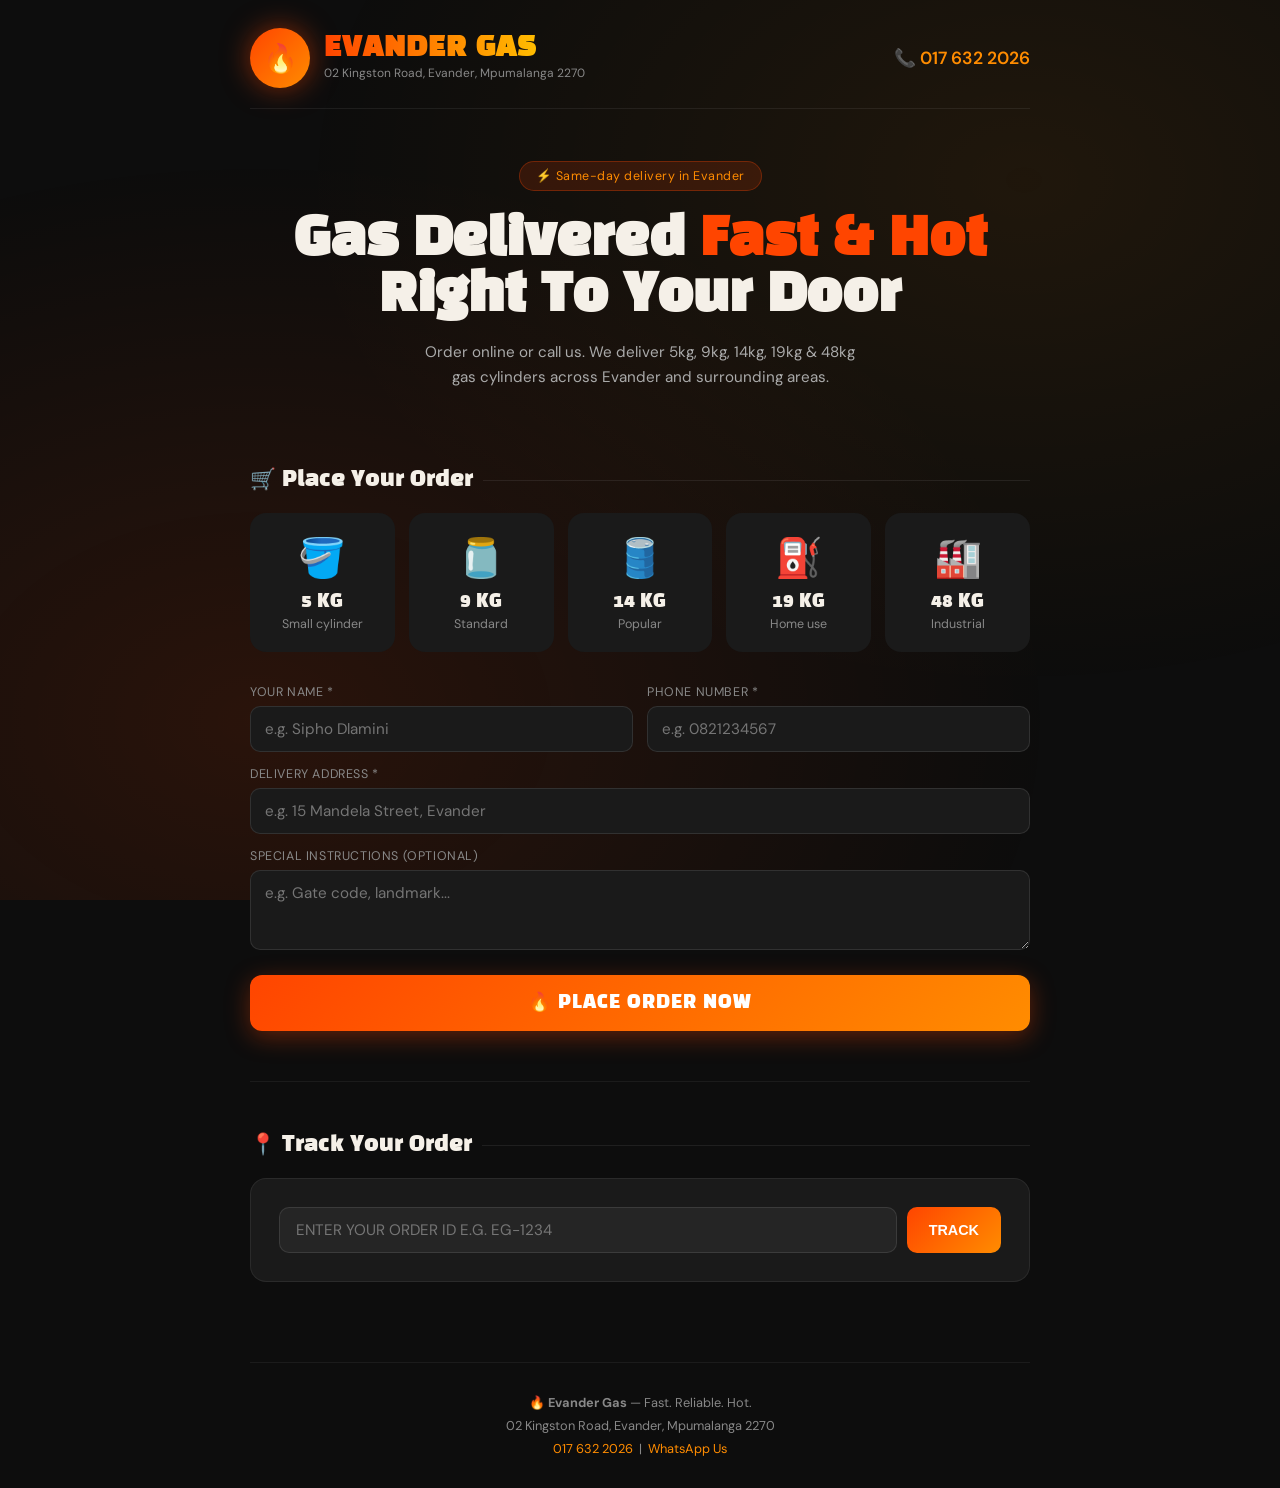
<file: index (1).html>
<!DOCTYPE html>
<html lang="en">
<head>
<meta charset="UTF-8">
<meta name="viewport" content="width=device-width, initial-scale=1.0">
<title>Evander Gas — Fast Delivery</title>
<link href="https://fonts.googleapis.com/css2?family=Black+Han+Sans&family=DM+Sans:wght@300;400;500;600&display=swap" rel="stylesheet">
<style>
  :root {
    --fire: #FF4500;
    --fire2: #FF8C00;
    --gold: #FFD700;
    --dark: #0D0D0D;
    --dark2: #1A1A1A;
    --dark3: #252525;
    --light: #F5F0E8;
    --muted: #888;
    --success: #22C55E;
    --radius: 16px;
  }
  * { margin: 0; padding: 0; box-sizing: border-box; }
  body {
    background: var(--dark);
    color: var(--light);
    font-family: 'DM Sans', sans-serif;
    min-height: 100vh;
    overflow-x: hidden;
  }
  body::before {
    content: '';
    position: fixed;
    inset: 0;
    background: 
      radial-gradient(ellipse at 20% 80%, rgba(255,69,0,0.12) 0%, transparent 55%),
      radial-gradient(ellipse at 80% 20%, rgba(255,140,0,0.08) 0%, transparent 50%);
    pointer-events: none;
    z-index: 0;
  }
  .container { max-width: 820px; margin: 0 auto; padding: 0 20px; position: relative; z-index: 1; }
  header { padding: 28px 0 20px; border-bottom: 1px solid rgba(255,255,255,0.07); }
  .header-inner { display: flex; align-items: center; justify-content: space-between; flex-wrap: wrap; gap: 14px; }
  .brand { display: flex; align-items: center; gap: 14px; }
  .logo-circle {
    width: 60px; height: 60px; border-radius: 50%;
    background: linear-gradient(135deg, var(--fire), var(--fire2));
    display: flex; align-items: center; justify-content: center;
    font-size: 28px; box-shadow: 0 0 28px rgba(255,69,0,0.5); flex-shrink: 0; overflow: hidden;
  }
  .logo-circle img { width: 100%; height: 100%; object-fit: cover; border-radius: 50%; }
  .brand-text h1 {
    font-family: 'Black Han Sans', sans-serif; font-size: 1.7rem; letter-spacing: 1px;
    background: linear-gradient(90deg, var(--fire), var(--gold));
    -webkit-background-clip: text; -webkit-text-fill-color: transparent; line-height: 1;
  }
  .brand-text p { font-size: 0.75rem; color: var(--muted); margin-top: 3px; }
  .header-contact a { color: var(--fire2); text-decoration: none; font-weight: 600; font-size: 1.1rem; display: flex; align-items: center; gap: 6px; }
  .header-contact a:hover { color: var(--gold); }
  .hero { padding: 52px 0 36px; text-align: center; }
  .hero-badge {
    display: inline-flex; align-items: center; gap: 7px;
    background: rgba(255,69,0,0.15); border: 1px solid rgba(255,69,0,0.3);
    border-radius: 99px; padding: 6px 16px; font-size: 0.78rem; color: var(--fire2);
    margin-bottom: 22px; letter-spacing: 0.5px;
  }
  .hero h2 { font-family: 'Black Han Sans', sans-serif; font-size: clamp(2rem, 6vw, 3.2rem); line-height: 1.1; margin-bottom: 14px; }
  .hero h2 span { color: var(--fire); }
  .hero p { color: #aaa; max-width: 440px; margin: 0 auto; line-height: 1.7; font-size: 0.95rem; }
  .section-title { font-family: 'Black Han Sans', sans-serif; font-size: 1.3rem; margin-bottom: 20px; display: flex; align-items: center; gap: 10px; }
  .section-title::after { content: ''; flex: 1; height: 1px; background: rgba(255,255,255,0.08); }
  .gas-grid { display: grid; grid-template-columns: repeat(auto-fill, minmax(140px, 1fr)); gap: 14px; margin-bottom: 32px; }
  .gas-card {
    background: var(--dark2); border: 2px solid transparent; border-radius: var(--radius);
    padding: 18px 12px; text-align: center; cursor: pointer; transition: all 0.25s ease;
    position: relative; user-select: none;
  }
  .gas-card:hover { border-color: rgba(255,69,0,0.4); transform: translateY(-2px); }
  .gas-card.selected { border-color: var(--fire); background: rgba(255,69,0,0.08); }
  .gas-card .tank-icon { font-size: 2.4rem; margin-bottom: 8px; display: block; }
  .gas-card .tank-size { font-family: 'Black Han Sans', sans-serif; font-size: 1.1rem; color: var(--light); }
  .gas-card .tank-price { font-size: 0.78rem; color: var(--muted); margin-top: 3px; }
  .qty-controls { display: none; align-items: center; justify-content: center; gap: 10px; margin-top: 10px; }
  .gas-card.selected .qty-controls { display: flex; }
  .qty-btn {
    width: 28px; height: 28px; border-radius: 50%; border: 1.5px solid var(--fire);
    background: transparent; color: var(--fire); font-size: 1.1rem; cursor: pointer;
    display: flex; align-items: center; justify-content: center; transition: all 0.15s; line-height: 1;
  }
  .qty-btn:hover { background: var(--fire); color: white; }
  .qty-num { font-weight: 700; font-size: 1rem; min-width: 20px; text-align: center; }
  .cart-summary { background: var(--dark3); border: 1px solid rgba(255,255,255,0.07); border-radius: var(--radius); padding: 18px 20px; margin-bottom: 24px; display: none; }
  .cart-summary.visible { display: block; }
  .cart-title { font-size: 0.8rem; color: var(--muted); text-transform: uppercase; letter-spacing: 1px; margin-bottom: 12px; }
  .cart-items { display: flex; flex-wrap: wrap; gap: 8px; }
  .cart-item-tag { background: rgba(255,69,0,0.12); border: 1px solid rgba(255,69,0,0.25); border-radius: 8px; padding: 5px 12px; font-size: 0.85rem; color: var(--fire2); font-weight: 600; }
  .order-form { display: flex; flex-direction: column; gap: 14px; }
  .form-row { display: grid; grid-template-columns: 1fr 1fr; gap: 14px; }
  @media(max-width: 520px) { .form-row { grid-template-columns: 1fr; } }
  .field label { display: block; font-size: 0.78rem; color: var(--muted); margin-bottom: 6px; text-transform: uppercase; letter-spacing: 0.6px; }
  .field input, .field textarea, .field select {
    width: 100%; background: var(--dark2); border: 1.5px solid rgba(255,255,255,0.1);
    border-radius: 10px; padding: 12px 14px; color: var(--light);
    font-family: 'DM Sans', sans-serif; font-size: 0.95rem; transition: border 0.2s; outline: none;
  }
  .field input:focus, .field textarea:focus, .field select:focus { border-color: var(--fire); }
  .field textarea { resize: vertical; min-height: 80px; }
  .btn-order {
    width: 100%; padding: 16px;
    background: linear-gradient(135deg, var(--fire), var(--fire2));
    border: none; border-radius: 12px; color: white;
    font-family: 'Black Han Sans', sans-serif; font-size: 1.15rem; letter-spacing: 1px;
    cursor: pointer; transition: all 0.25s; box-shadow: 0 6px 24px rgba(255,69,0,0.35);
    display: flex; align-items: center; justify-content: center; gap: 8px; margin-top: 6px;
  }
  .btn-order:hover { transform: translateY(-2px); box-shadow: 0 10px 32px rgba(255,69,0,0.5); }
  .track-section { padding: 40px 0; }
  .track-box { background: var(--dark2); border: 1px solid rgba(255,255,255,0.07); border-radius: var(--radius); padding: 28px; }
  .track-input-row { display: flex; gap: 10px; }
  .track-input-row input { flex: 1; background: var(--dark3); border: 1.5px solid rgba(255,255,255,0.1); border-radius: 10px; padding: 12px 16px; color: var(--light); font-family: 'DM Sans', sans-serif; font-size: 0.95rem; outline: none; }
  .track-input-row input:focus { border-color: var(--fire); }
  .btn-track { padding: 12px 22px; background: linear-gradient(135deg, var(--fire), var(--fire2)); border: none; border-radius: 10px; color: white; font-weight: 700; cursor: pointer; font-size: 0.9rem; transition: all 0.2s; white-space: nowrap; }
  .track-result { margin-top: 24px; display: none; }
  .track-result.visible { display: block; }
  .order-info { background: var(--dark3); border-radius: 12px; padding: 18px; margin-bottom: 20px; }
  .order-info-grid { display: grid; grid-template-columns: 1fr 1fr; gap: 10px; }
  .info-cell label { font-size: 0.72rem; color: var(--muted); text-transform: uppercase; letter-spacing: 0.6px; }
  .info-cell p { font-weight: 600; margin-top: 2px; font-size: 0.92rem; }
  .timeline { display: flex; flex-direction: column; gap: 0; }
  .timeline-step { display: flex; gap: 14px; padding: 14px 0; position: relative; }
  .step-indicator { display: flex; flex-direction: column; align-items: center; flex-shrink: 0; }
  .step-dot { width: 32px; height: 32px; border-radius: 50%; border: 2px solid rgba(255,255,255,0.12); background: var(--dark3); display: flex; align-items: center; justify-content: center; font-size: 0.9rem; transition: all 0.4s; flex-shrink: 0; }
  .step-line { width: 2px; flex: 1; background: rgba(255,255,255,0.08); margin: 4px 0; min-height: 20px; }
  .timeline-step:last-child .step-line { display: none; }
  .step-content { padding-top: 4px; }
  .step-content h4 { font-weight: 600; font-size: 0.95rem; }
  .step-content p { font-size: 0.8rem; color: var(--muted); margin-top: 2px; }
  .step-time { font-size: 0.72rem; color: var(--fire2); margin-top: 4px; font-weight: 500; }
  .timeline-step.done .step-dot { background: linear-gradient(135deg, var(--fire), var(--fire2)); border-color: var(--fire); box-shadow: 0 0 12px rgba(255,69,0,0.5); color: white; }
  .timeline-step.done .step-line { background: linear-gradient(to bottom, var(--fire), rgba(255,69,0,0.2)); }
  .timeline-step.active .step-dot { border-color: var(--gold); background: rgba(255,215,0,0.1); box-shadow: 0 0 16px rgba(255,215,0,0.4); color: var(--gold); animation: pulse 1.8s infinite; }
  @keyframes pulse { 0%, 100% { box-shadow: 0 0 12px rgba(255,215,0,0.4); } 50% { box-shadow: 0 0 24px rgba(255,215,0,0.7); } }
  .modal-overlay { position: fixed; inset: 0; background: rgba(0,0,0,0.75); backdrop-filter: blur(6px); display: flex; align-items: center; justify-content: center; z-index: 100; opacity: 0; pointer-events: none; transition: opacity 0.3s; padding: 20px; }
  .modal-overlay.open { opacity: 1; pointer-events: all; }
  .modal { background: var(--dark2); border: 1px solid rgba(255,69,0,0.3); border-radius: 20px; padding: 36px 28px; max-width: 400px; width: 100%; text-align: center; transform: scale(0.9); transition: transform 0.3s; }
  .modal-overlay.open .modal { transform: scale(1); }
  .modal-icon { font-size: 3.5rem; margin-bottom: 16px; animation: popIn 0.5s ease; }
  @keyframes popIn { 0% { transform: scale(0) rotate(-10deg); } 70% { transform: scale(1.2) rotate(5deg); } 100% { transform: scale(1) rotate(0); } }
  .modal h3 { font-family: 'Black Han Sans', sans-serif; font-size: 1.6rem; margin-bottom: 10px; }
  .modal p { color: #aaa; line-height: 1.6; margin-bottom: 8px; font-size: 0.92rem; }
  .order-id-display { background: rgba(255,69,0,0.12); border: 1px dashed rgba(255,69,0,0.4); border-radius: 10px; padding: 10px 16px; font-family: 'Black Han Sans', sans-serif; font-size: 1.3rem; color: var(--fire2); letter-spacing: 3px; margin: 14px 0; }
  .modal-hint { font-size: 0.8rem; color: var(--muted); }
  .btn-close-modal { margin-top: 22px; padding: 12px 32px; background: linear-gradient(135deg, var(--fire), var(--fire2)); border: none; border-radius: 10px; color: white; font-weight: 700; cursor: pointer; font-size: 0.95rem; transition: all 0.2s; }
  footer { border-top: 1px solid rgba(255,255,255,0.06); padding: 28px 0; margin-top: 40px; text-align: center; }
  footer p { color: var(--muted); font-size: 0.8rem; line-height: 1.8; }
  footer a { color: var(--fire2); text-decoration: none; }
  .order-section { padding: 40px 0; }
  .divider { height: 1px; background: rgba(255,255,255,0.06); margin: 10px 0; }
  .error-msg { color: #ff6b6b; font-size: 0.82rem; margin-top: 6px; display: none; }
  .error-msg.show { display: block; }
</style>
</head>
<body>
<div class="container">
  <header>
    <div class="header-inner">
      <div class="brand">
        <div class="logo-circle" id="logoCircle">🔥</div>
        <div class="brand-text">
          <h1>EVANDER GAS</h1>
          <p>02 Kingston Road, Evander, Mpumalanga 2270</p>
        </div>
      </div>
      <div class="header-contact">
        <a href="tel:0176322026">📞 017 632 2026</a>
      </div>
    </div>
  </header>
  <div class="hero">
    <div class="hero-badge">⚡ Same-day delivery in Evander</div>
    <h2>Gas Delivered <span>Fast & Hot</span><br>Right To Your Door</h2>
    <p>Order online or call us. We deliver 5kg, 9kg, 14kg, 19kg & 48kg gas cylinders across Evander and surrounding areas.</p>
  </div>
  <div class="order-section">
    <div class="section-title">🛒 Place Your Order</div>
    <div class="gas-grid" id="gasGrid">
      <div class="gas-card" data-size="5kg">
        <span class="tank-icon">🪣</span>
        <div class="tank-size">5 KG</div>
        <div class="tank-price">Small cylinder</div>
        <div class="qty-controls">
          <button class="qty-btn" onclick="changeQty('5kg',-1)">−</button>
          <span class="qty-num" id="qty-5kg">1</span>
          <button class="qty-btn" onclick="changeQty('5kg',1)">+</button>
        </div>
      </div>
      <div class="gas-card" data-size="9kg">
        <span class="tank-icon">🫙</span>
        <div class="tank-size">9 KG</div>
        <div class="tank-price">Standard</div>
        <div class="qty-controls">
          <button class="qty-btn" onclick="changeQty('9kg',-1)">−</button>
          <span class="qty-num" id="qty-9kg">1</span>
          <button class="qty-btn" onclick="changeQty('9kg',1)">+</button>
        </div>
      </div>
      <div class="gas-card" data-size="14kg">
        <span class="tank-icon">🛢️</span>
        <div class="tank-size">14 KG</div>
        <div class="tank-price">Popular</div>
        <div class="qty-controls">
          <button class="qty-btn" onclick="changeQty('14kg',-1)">−</button>
          <span class="qty-num" id="qty-14kg">1</span>
          <button class="qty-btn" onclick="changeQty('14kg',1)">+</button>
        </div>
      </div>
      <div class="gas-card" data-size="19kg">
        <span class="tank-icon">⛽</span>
        <div class="tank-size">19 KG</div>
        <div class="tank-price">Home use</div>
        <div class="qty-controls">
          <button class="qty-btn" onclick="changeQty('19kg',-1)">−</button>
          <span class="qty-num" id="qty-19kg">1</span>
          <button class="qty-btn" onclick="changeQty('19kg',1)">+</button>
        </div>
      </div>
      <div class="gas-card" data-size="48kg">
        <span class="tank-icon">🏭</span>
        <div class="tank-size">48 KG</div>
        <div class="tank-price">Industrial</div>
        <div class="qty-controls">
          <button class="qty-btn" onclick="changeQty('48kg',-1)">−</button>
          <span class="qty-num" id="qty-48kg">1</span>
          <button class="qty-btn" onclick="changeQty('48kg',1)">+</button>
        </div>
      </div>
    </div>
    <div class="cart-summary" id="cartSummary">
      <div class="cart-title">🛒 Your Selection</div>
      <div class="cart-items" id="cartItems"></div>
    </div>
    <div class="order-form">
      <div class="form-row">
        <div class="field"><label>Your Name *</label><input type="text" id="custName" placeholder="e.g. Sipho Dlamini"></div>
        <div class="field"><label>Phone Number *</label><input type="tel" id="custPhone" placeholder="e.g. 0821234567"></div>
      </div>
      <div class="field"><label>Delivery Address *</label><input type="text" id="custAddress" placeholder="e.g. 15 Mandela Street, Evander"></div>
      <div class="field"><label>Special Instructions (optional)</label><textarea id="custNotes" placeholder="e.g. Gate code, landmark..."></textarea></div>
      <div class="error-msg" id="formError">⚠️ Please fill in all required fields and select at least one gas size.</div>
      <button class="btn-order" onclick="submitOrder()">🔥 PLACE ORDER NOW</button>
    </div>
  </div>
  <div class="divider"></div>
  <div class="track-section">
    <div class="section-title">📍 Track Your Order</div>
    <div class="track-box">
      <div class="track-input-row">
        <input type="text" id="trackInput" placeholder="Enter your Order ID e.g. EG-1234" style="text-transform:uppercase;">
        <button class="btn-track" onclick="trackOrder()">TRACK</button>
      </div>
      <div class="error-msg" id="trackError" style="margin-top:10px;"></div>
      <div class="track-result" id="trackResult">
        <div class="order-info">
          <div class="order-info-grid">
            <div class="info-cell"><label>Order ID</label><p id="tOrderId">—</p></div>
            <div class="info-cell"><label>Customer</label><p id="tName">—</p></div>
            <div class="info-cell"><label>Items</label><p id="tItems">—</p></div>
            <div class="info-cell"><label>Address</label><p id="tAddress">—</p></div>
          </div>
        </div>
        <div class="timeline">
          <div class="timeline-step" id="step-received">
            <div class="step-indicator"><div class="step-dot">📋</div><div class="step-line"></div></div>
            <div class="step-content"><h4>Order Received</h4><p>Your order has been received and confirmed</p><div class="step-time" id="time-received"></div></div>
          </div>
          <div class="timeline-step" id="step-preparing">
            <div class="step-indicator"><div class="step-dot">🔧</div><div class="step-line"></div></div>
            <div class="step-content"><h4>Preparing Your Order</h4><p>We're getting your cylinders ready</p><div class="step-time" id="time-preparing"></div></div>
          </div>
          <div class="timeline-step" id="step-outfordelivery">
            <div class="step-indicator"><div class="step-dot">🛵</div><div class="step-line"></div></div>
            <div class="step-content"><h4>Out for Delivery</h4><p>Your gas is on its way to you!</p><div class="step-time" id="time-outfordelivery"></div></div>
          </div>
          <div class="timeline-step" id="step-delivered">
            <div class="step-indicator"><div class="step-dot">✅</div><div class="step-line"></div></div>
            <div class="step-content"><h4>Delivered</h4><p>Successfully delivered!</p><div class="step-time" id="time-delivered"></div></div>
          </div>
        </div>
      </div>
    </div>
  </div>
  <footer>
    <p>🔥 <strong>Evander Gas</strong> — Fast. Reliable. Hot.</p>
    <p>02 Kingston Road, Evander, Mpumalanga 2270</p>
    <p><a href="tel:0176322026">017 632 2026</a> &nbsp;|&nbsp; <a href="https://wa.me/27176322026" target="_blank">WhatsApp Us</a></p>
  </footer>
</div>
<div class="modal-overlay" id="successModal">
  <div class="modal">
    <div class="modal-icon">🎉</div>
    <h3>Order Placed!</h3>
    <p>Your gas order has been received. We'll WhatsApp you shortly!</p>
    <div class="order-id-display" id="modalOrderId">EG-0000</div>
    <p class="modal-hint">📌 Save this Order ID to track your delivery.</p>
    <button class="btn-close-modal" onclick="closeModal()">GOT IT, THANKS!</button>
  </div>
</div>
<script>
const selectedGas = {};
const quantities = {'5kg':1,'9kg':1,'14kg':1,'19kg':1,'48kg':1};
document.querySelectorAll('.gas-card').forEach(card => {
  card.addEventListener('click', function(e) {
    if (e.target.classList.contains('qty-btn')) return;
    const size = this.dataset.size;
    if (selectedGas[size]) { delete selectedGas[size]; this.classList.remove('selected'); }
    else { selectedGas[size] = quantities[size]; this.classList.add('selected'); }
    updateCart();
  });
});
function changeQty(size, delta) {
  quantities[size] = Math.max(1, (quantities[size]||1) + delta);
  document.getElementById('qty-'+size).textContent = quantities[size];
  if (selectedGas[size]) { selectedGas[size] = quantities[size]; updateCart(); }
}
function updateCart() {
  const keys = Object.keys(selectedGas);
  const summary = document.getElementById('cartSummary');
  if (keys.length === 0) { summary.classList.remove('visible'); return; }
  summary.classList.add('visible');
  document.getElementById('cartItems').innerHTML = keys.map(k => `<span class="cart-item-tag">${selectedGas[k]} × ${k.toUpperCase()}</span>`).join('');
}
function submitOrder() {
  const name = document.getElementById('custName').value.trim();
  const phone = document.getElementById('custPhone').value.trim();
  const address = document.getElementById('custAddress').value.trim();
  const notes = document.getElementById('custNotes').value.trim();
  const errorEl = document.getElementById('formError');
  if (!name || !phone || !address || Object.keys(selectedGas).length === 0) { errorEl.classList.add('show'); return; }
  errorEl.classList.remove('show');
  const orderId = 'EG-' + Math.floor(1000 + Math.random() * 9000);
  const itemsText = Object.keys(selectedGas).map(k => `${selectedGas[k]}x${k}`).join(', ');
  const now = new Date().toISOString();
  const order = { id:orderId, name, phone, address, notes, items:itemsText, status:'received', timestamps:{received:now}, createdAt:now };
  const orders = JSON.parse(localStorage.getItem('evander_orders')||'{}');
  orders[orderId] = order;
  localStorage.setItem('evander_orders', JSON.stringify(orders));
  document.getElementById('modalOrderId').textContent = orderId;
  document.getElementById('successModal').classList.add('open');
  Object.keys(selectedGas).forEach(k => delete selectedGas[k]);
  document.querySelectorAll('.gas-card').forEach(c => c.classList.remove('selected'));
  Object.keys(quantities).forEach(k => { quantities[k]=1; document.getElementById('qty-'+k).textContent=1; });
  updateCart();
  ['custName','custPhone','custAddress','custNotes'].forEach(id => document.getElementById(id).value='');
}
function closeModal() { document.getElementById('successModal').classList.remove('open'); }
function trackOrder() {
  const raw = document.getElementById('trackInput').value.trim().toUpperCase();
  const errEl = document.getElementById('trackError');
  const resultEl = document.getElementById('trackResult');
  errEl.style.display='none'; resultEl.classList.remove('visible');
  if (!raw) { errEl.textContent='⚠️ Please enter an Order ID.'; errEl.style.display='block'; return; }
  const orders = JSON.parse(localStorage.getItem('evander_orders')||'{}');
  const order = orders[raw];
  if (!order) { errEl.textContent='❌ Order not found. Check your ID and try again.'; errEl.style.display='block'; return; }
  document.getElementById('tOrderId').textContent = order.id;
  document.getElementById('tName').textContent = order.name;
  document.getElementById('tItems').textContent = order.items;
  document.getElementById('tAddress').textContent = order.address;
  const steps = ['received','preparing','outfordelivery','delivered'];
  const statusIndex = steps.indexOf(order.status);
  steps.forEach((step, i) => {
    const el = document.getElementById('step-'+step);
    const timeEl = document.getElementById('time-'+step);
    el.classList.remove('done','active'); timeEl.textContent='';
    if (i < statusIndex) { el.classList.add('done'); if(order.timestamps[step]) timeEl.textContent=formatTime(order.timestamps[step]); }
    else if (i === statusIndex) { el.classList.add('active'); if(order.timestamps[step]) timeEl.textContent=formatTime(order.timestamps[step]); }
  });
  resultEl.classList.add('visible');
}
function formatTime(iso) { const d=new Date(iso); return d.toLocaleString('en-ZA',{dateStyle:'short',timeStyle:'short'}); }
document.getElementById('trackInput').addEventListener('keydown', e => { if(e.key==='Enter') trackOrder(); });
</script>
</body>
</html>
</file>
